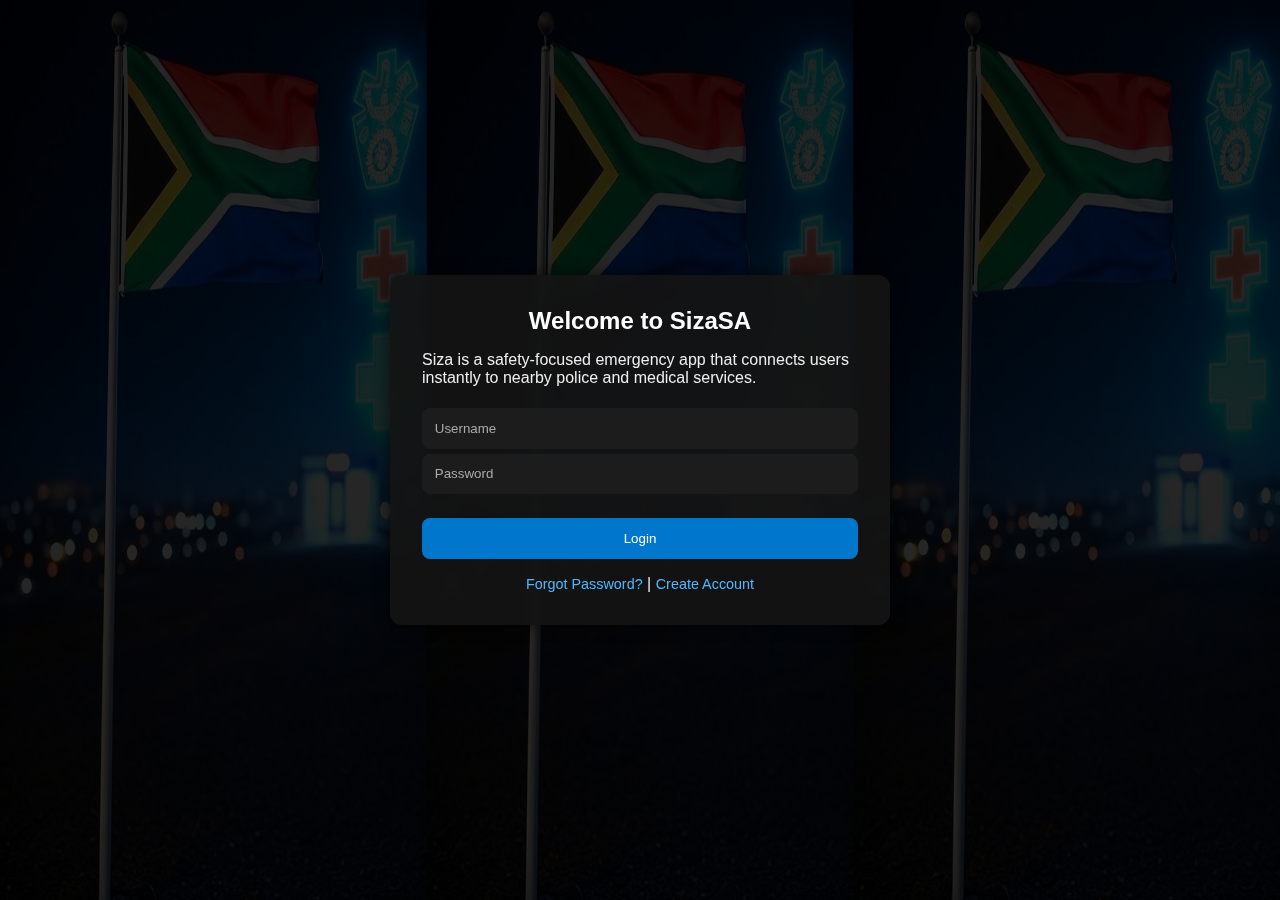
<file: index.html>
<!-- index.html -->
<!DOCTYPE html>
<html lang="en">
<head>
  <meta charset="UTF-8" />
  <meta name="viewport" content="width=device-width, initial-scale=1.0"/>
  <title>Login | SizaSA</title>
  <link rel="stylesheet" href="styles.css" />
</head>
<body>
  <div class="overlay">
    <div class="form-box">
      <h2>Welcome to SizaSA</h2>
      <p>Siza is a safety-focused emergency app that connects users instantly to nearby police and medical services.</p>
      
      <form action="dashboard.html">
        <input type="text" placeholder="Username" required />
        <input type="password" placeholder="Password" required />
        <button type="submit">Login</button>
      </form>

      <div class="form-links">
        <a href="forgot-password.html">Forgot Password?</a> |
        <a href="sign-up.html">Create Account</a>
      </div>
    </div>
  </div>
</body>
</html>
</file>
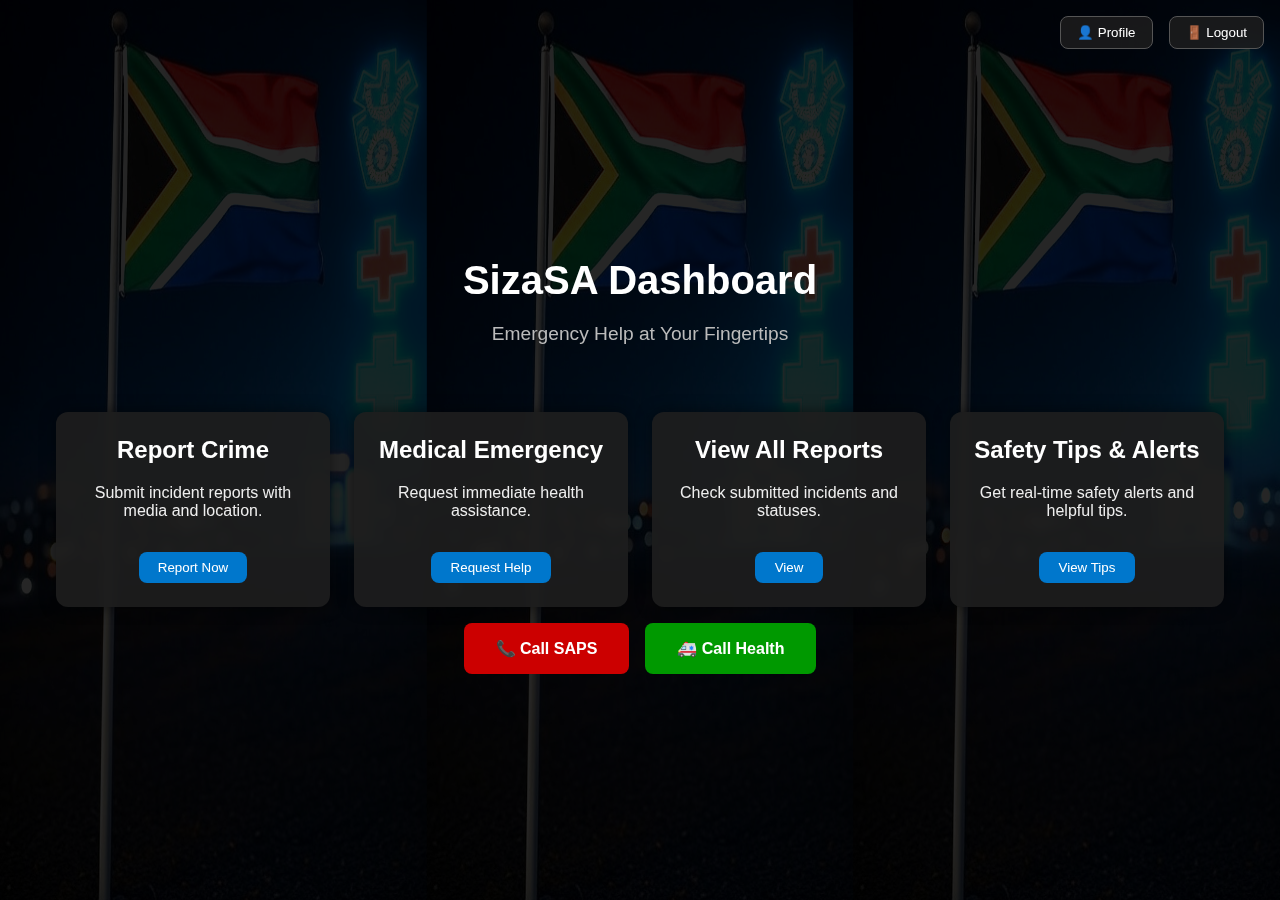
<file: dashboard.html>
<!-- dashboard.html -->
<!DOCTYPE html>
<html lang="en">
<head>
  <meta charset="UTF-8" />
  <meta name="viewport" content="width=device-width, initial-scale=1.0"/>
  <title>SizaSA Dashboard</title>
  <link rel="stylesheet" href="styles.css" />
</head>
<body>
  <div class="overlay">
    <!-- Top Navigation -->
    <nav class="top-nav">
      <button onclick="location.href='profile.html'">👤 Profile</button>
      <button onclick="logout()">🚪 Logout</button>
    </nav>

    <!-- Header -->
    <header>
      <h1>SizaSA Dashboard</h1>
      <p class="tagline">Emergency Help at Your Fingertips</p>
    </header>

    <!-- Dashboard Cards -->
    <section class="dashboard-grid">
      <div class="card">
        <h2>Report Crime</h2>
        <p>Submit incident reports with media and location.</p>
        <button onclick="location.href='report-crime.html'">Report Now</button>
      </div>

      <div class="card">
        <h2>Medical Emergency</h2>
        <p>Request immediate health assistance.</p>
        <button onclick="location.href='medical-help.html'">Request Help</button>
      </div>

      <div class="card">
        <h2>View All Reports</h2>
        <p>Check submitted incidents and statuses.</p>
        <button onclick="location.href='reports.html'">View</button>
      </div>

      <div class="card">
        <h2>Safety Tips & Alerts</h2>
        <p>Get real-time safety alerts and helpful tips.</p>
        <button onclick="location.href='safety-tips-and-alerts.html'">View Tips</button>
      </div>
    </section>

    <!-- Emergency Call Buttons -->
    <div class="emergency-call-buttons bottom-fixed">
      <button class="emergency-call saps" onclick="window.location.href='tel:10111'">📞 Call SAPS</button>
      <button class="emergency-call health" onclick="window.location.href='tel:112'">🚑 Call Health</button>
    </div>
  </div>

  <!-- Logout Script -->
  <script>
    function logout() {
      window.location.href = 'index.html';
    }
  </script>
</body>
</html>
</file>
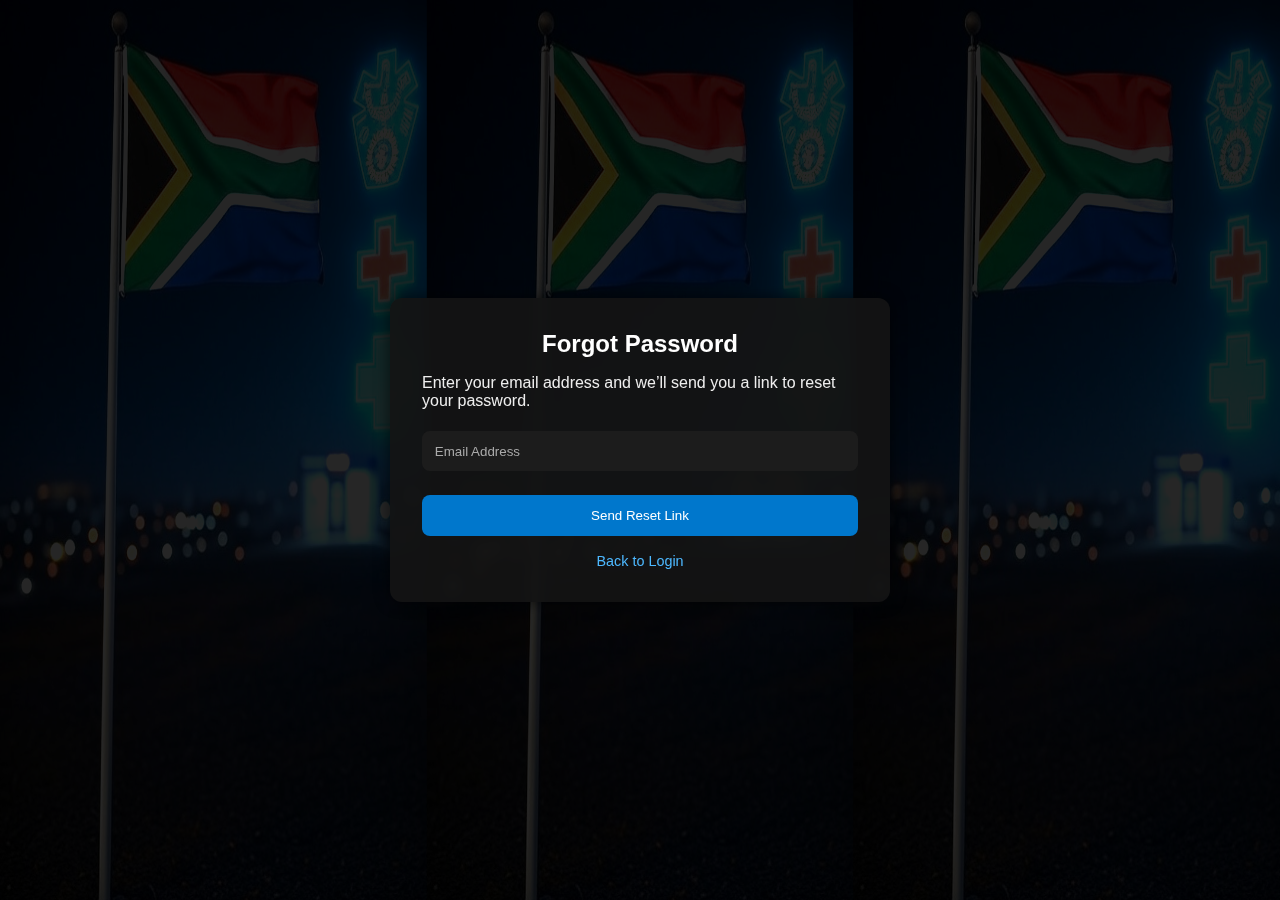
<file: forgot-password.html>
<!DOCTYPE html>
<html lang="en">
<head>
  <meta charset="UTF-8" />
  <meta name="viewport" content="width=device-width, initial-scale=1.0"/>
  <title>Forgot Password | SizaSA</title>
  <link rel="stylesheet" href="styles.css" />
</head>
<body>
  <div class="overlay">
    <div class="form-box">
      <h2>Forgot Password</h2>
      <p>Enter your email address and we’ll send you a link to reset your password.</p>

      <form action="index.html">
        <input type="email" placeholder="Email Address" required />
        <button type="submit">Send Reset Link</button>
      </form>

      <div class="form-links">
        <a href="index.html">Back to Login</a>
      </div>
    </div>
  </div>
</body>
</html>
</file>
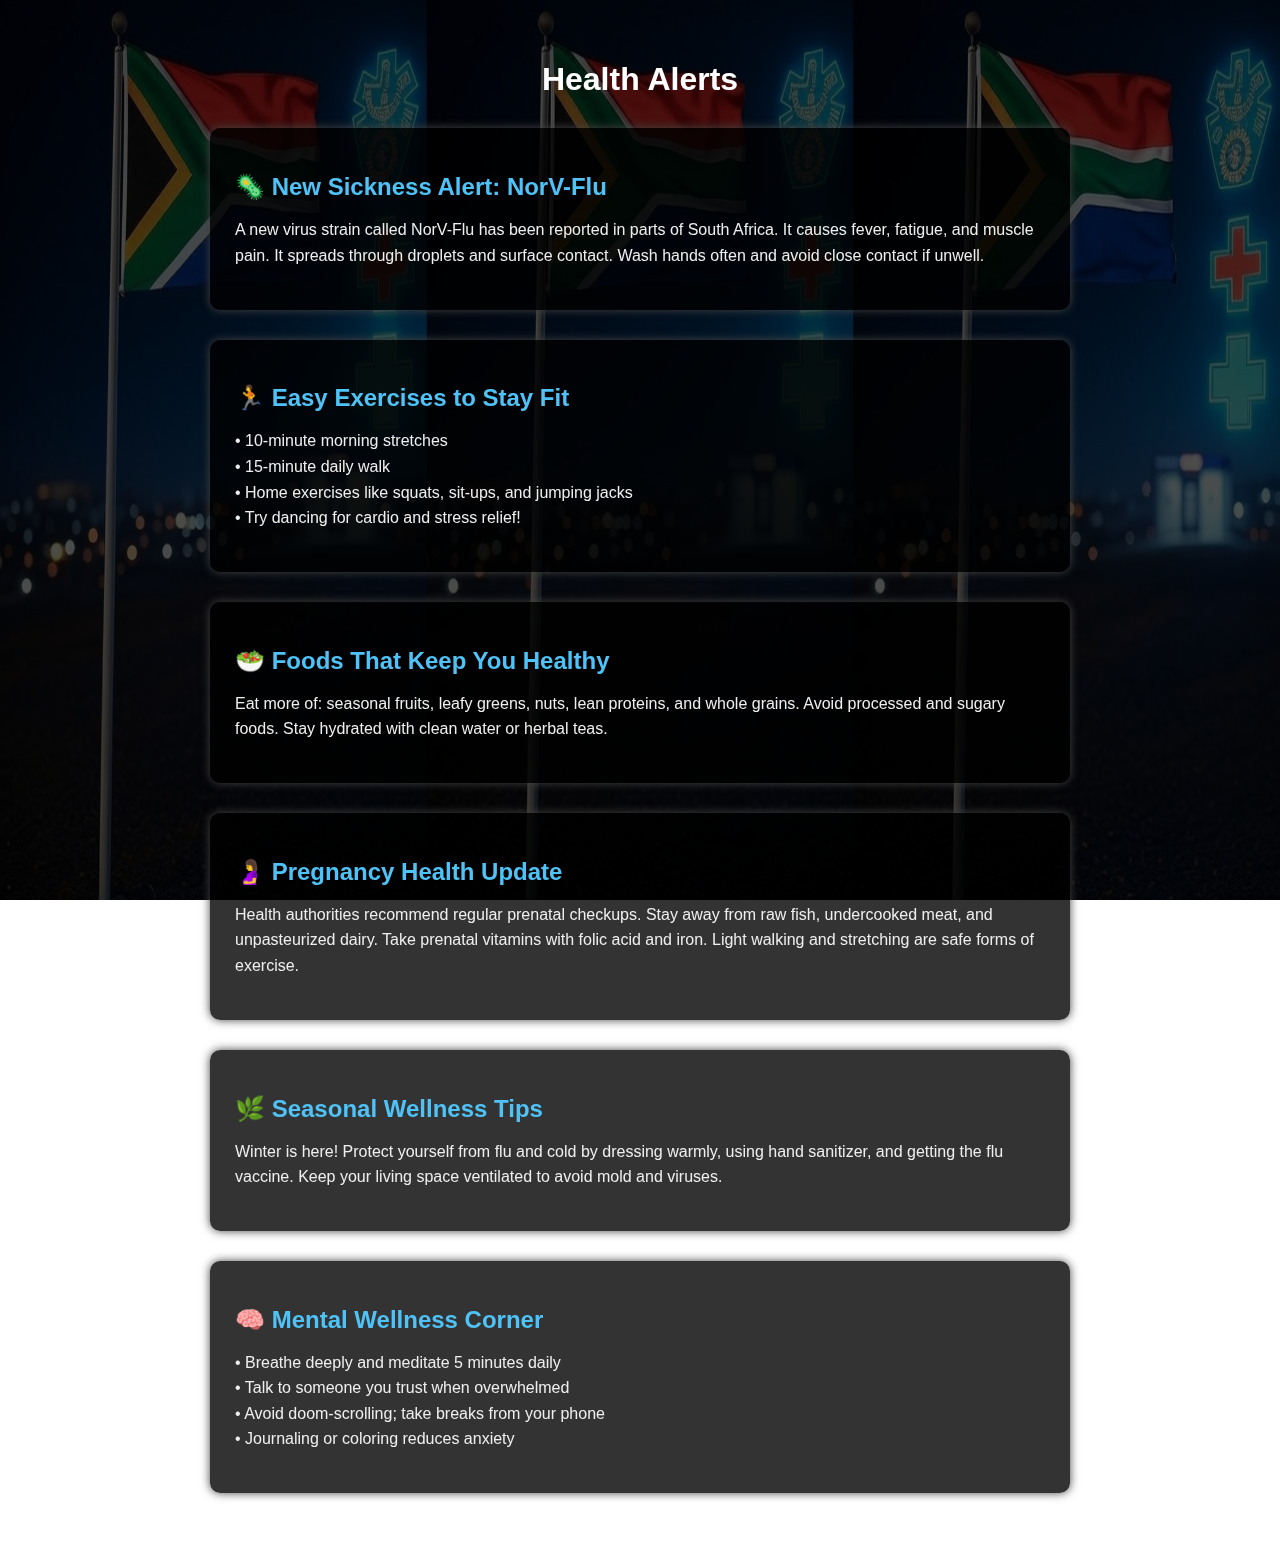
<file: health-alerts.html>
<!DOCTYPE html>
<html lang="en">
<head>
  <meta charset="UTF-8" />
  <meta name="viewport" content="width=device-width, initial-scale=1.0"/>
  <title>Health Alerts - SizaSA</title>
  <style>
    * {
      box-sizing: border-box;
    }
    body {
      margin: 0;
      padding: 0;
      font-family: Arial, sans-serif;
      color: #eee;
      position: relative;
      z-index: 0;
      background-image: url("background.jpg");
      background-repeat: repeat-x;
      background-size: calc(100vw / 3) 100vh;
      background-position: top left;
      min-height: 100vh;
      overflow-y: auto;
    }
    body::before {
      content: "";
      position: fixed;
      top: 0;
      left: 0;
      width: 100vw;
      height: 100vh;
      filter: brightness(0.3);
      background-image: inherit;
      background-repeat: inherit;
      background-size: inherit;
      background-position: inherit;
      z-index: -2;
    }

    .container {
      max-width: 900px;
      margin: 0 auto;
      padding: 40px 20px;
    }

    h1 {
      text-align: center;
      margin-bottom: 30px;
      color: #fff;
    }

    .alert-section {
      background: rgba(0, 0, 0, 0.8);
      padding: 25px;
      margin-bottom: 30px;
      border-radius: 10px;
      box-shadow: 0 0 10px #444;
    }

    .alert-section h2 {
      color: #4FC3F7;
      margin-bottom: 10px;
    }

    .alert-section p {
      line-height: 1.6;
    }
  </style>
</head>
<body>
  <div class="container">
    <h1>Health Alerts</h1>

    <div class="alert-section">
      <h2>🦠 New Sickness Alert: NorV-Flu</h2>
      <p>A new virus strain called NorV-Flu has been reported in parts of South Africa. It causes fever, fatigue, and muscle pain. It spreads through droplets and surface contact. Wash hands often and avoid close contact if unwell.</p>
    </div>

    <div class="alert-section">
      <h2>🏃 Easy Exercises to Stay Fit</h2>
      <p>• 10-minute morning stretches<br>
         • 15-minute daily walk<br>
         • Home exercises like squats, sit-ups, and jumping jacks<br>
         • Try dancing for cardio and stress relief!</p>
    </div>

    <div class="alert-section">
      <h2>🥗 Foods That Keep You Healthy</h2>
      <p>Eat more of: seasonal fruits, leafy greens, nuts, lean proteins, and whole grains. Avoid processed and sugary foods. Stay hydrated with clean water or herbal teas.</p>
    </div>

    <div class="alert-section">
      <h2>🤰 Pregnancy Health Update</h2>
      <p>Health authorities recommend regular prenatal checkups. Stay away from raw fish, undercooked meat, and unpasteurized dairy. Take prenatal vitamins with folic acid and iron. Light walking and stretching are safe forms of exercise.</p>
    </div>

    <div class="alert-section">
      <h2>🌿 Seasonal Wellness Tips</h2>
      <p>Winter is here! Protect yourself from flu and cold by dressing warmly, using hand sanitizer, and getting the flu vaccine. Keep your living space ventilated to avoid mold and viruses.</p>
    </div>

    <div class="alert-section">
      <h2>🧠 Mental Wellness Corner</h2>
      <p>• Breathe deeply and meditate 5 minutes daily<br>
         • Talk to someone you trust when overwhelmed<br>
         • Avoid doom-scrolling; take breaks from your phone<br>
         • Journaling or coloring reduces anxiety</p>
    </div>

  </div>
</body>
</html>
</file>
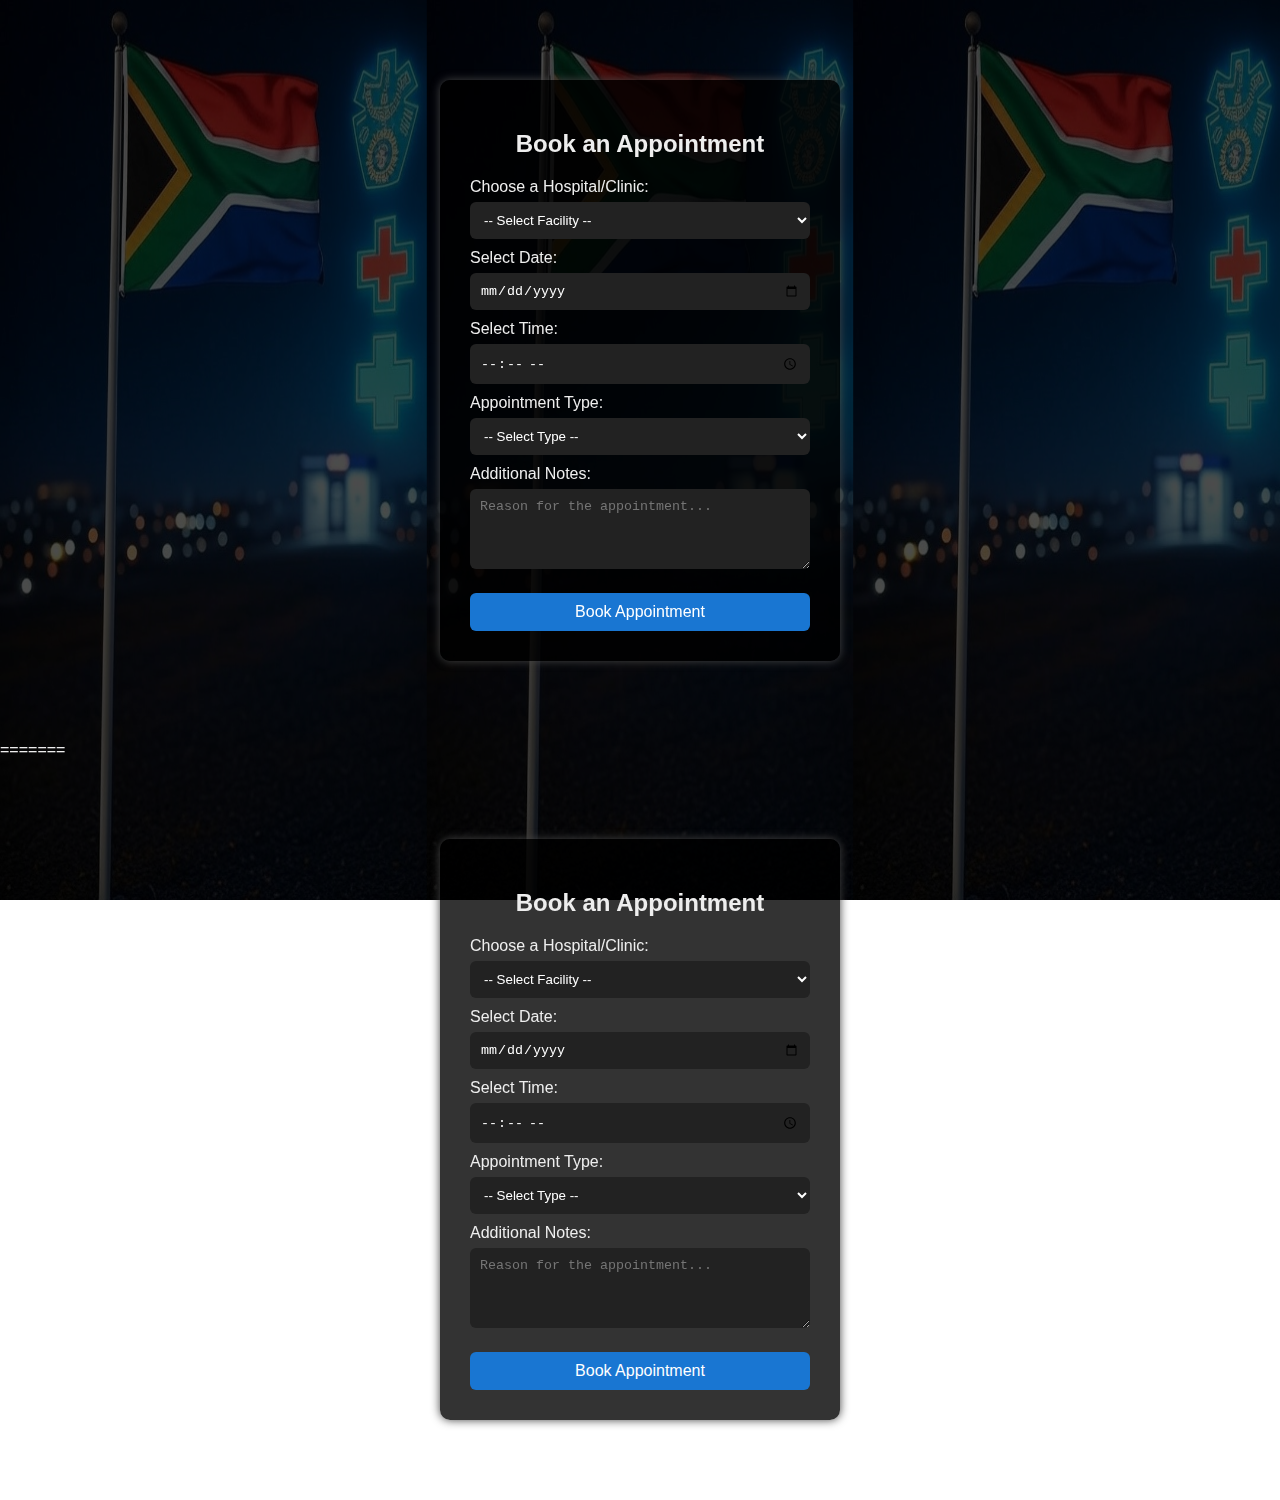
<file: meeting.html>
<!DOCTYPE html>
<html lang="en">
<head>
  <meta charset="UTF-8" />
  <meta name="viewport" content="width=device-width, initial-scale=1.0"/>
  <title>Book Appointment - SizaSA</title>
  <style>
    /* Global Styles */
    * {
      box-sizing: border-box;
    }
    body {
      margin: 0;
      padding: 0;
      font-family: Arial, sans-serif;
      color: #eee;
      position: relative;
      z-index: 0;
      overflow-x: hidden;
      min-height: 100vh;
      background-image: url("images/background.jpg");
      background-repeat: repeat-x;
      background-size: calc(100vw / 3) 100vh;
      background-position: top left;
    }
    body::before {
      content: "";
      position: fixed;
      top: 0;
      left: 0;
      width: 100vw;
      height: 100vh;
      filter: brightness(0.3);
      background-image: inherit;
      background-repeat: inherit;
      background-size: inherit;
      background-position: inherit;
      z-index: -2;
    }

    /* Form Box */
    .form-box {
      max-width: 400px;
      margin: 80px auto;
      background: rgba(0, 0, 0, 0.8);
      padding: 30px;
      border-radius: 10px;
      box-shadow: 0 0 10px #444;
    }

    .form-box h2 {
      text-align: center;
      margin-bottom: 20px;
    }

    label {
      display: block;
      margin-top: 10px;
    }

    input[type="date"],
    input[type="time"],
    select,
    textarea {
      width: 100%;
      margin-top: 6px;
      padding: 10px;
      border: none;
      border-radius: 6px;
      background-color: #222;
      color: #fff;
    }

    textarea {
      resize: vertical;
    }

    button {
      width: 100%;
      padding: 10px;
      margin-top: 20px;
      background-color: #1976D2;
      color: #fff;
      border: none;
      border-radius: 6px;
      font-size: 16px;
      cursor: pointer;
    }

    button:hover {
      background-color: #1565C0;
    }
  </style>
</head>
<body>
  <div class="form-box">
    <h2>Book an Appointment</h2>
    <form action="#" method="post">
      <label for="facility">Choose a Hospital/Clinic:</label>
      <select id="facility" name="facility" required>
        <option value="">-- Select Facility --</option>
        <option value="chris_hani">Chris Hani Baragwanath Hospital (Soweto)</option>
        <option value="charlotte_maxeke">Charlotte Maxeke Hospital (Johannesburg)</option>
        <option value="steve_biko">Steve Biko Academic Hospital (Pretoria)</option>
        <option value="groote_schuur">Groote Schuur Hospital (Cape Town)</option>
        <option value="tygerberg">Tygerberg Hospital (Cape Town)</option>
        <option value="greys">Grey's Hospital (Pietermaritzburg)</option>
        <option value="addington">Addington Hospital (Durban)</option>
        <option value="livingstone">Livingstone Hospital (Gqeberha)</option>
        <option value="universitas">Universitas Hospital (Bloemfontein)</option>
        <option value="nkosi_albert">Nkosi Albert Luthuli Central Hospital (Durban)</option>
      </select>

      <label for="date">Select Date:</label>
      <input type="date" id="date" name="date" required>

      <label for="time">Select Time:</label>
      <input type="time" id="time" name="time" required>

      <label for="type">Appointment Type:</label>
      <select id="type" name="type" required>
        <option value="">-- Select Type --</option>
        <option value="doctor">Doctor</option>
        <option value="trauma">Trauma Counselor</option>
        <option value="social">Social Worker</option>
        <option value="Health tests">Nurse</option>
        <option value="other">Other</option>
      </select>

      <label for="notes">Additional Notes:</label>
      <textarea id="notes" name="notes" rows="4" placeholder="Reason for the appointment..."></textarea>

      <button type="submit">Book Appointment</button>
    </form>
  </div>
</body>
</html>
=======
<!DOCTYPE html>
<html lang="en">
<head>
  <meta charset="UTF-8" />
  <meta name="viewport" content="width=device-width, initial-scale=1.0"/>
  <title>Book Appointment - SizaSA</title>
  <style>
    /* Global Styles */
    * {
      box-sizing: border-box;
    }
    body {
      margin: 0;
      padding: 0;
      font-family: Arial, sans-serif;
      color: #eee;
      position: relative;
      z-index: 0;
      overflow-x: hidden;
      min-height: 100vh;
      background-image: url("background.jpg");
      background-repeat: repeat-x;
      background-size: calc(100vw / 3) 100vh;
      background-position: top left;
    }
    body::before {
      content: "";
      position: fixed;
      top: 0;
      left: 0;
      width: 100vw;
      height: 100vh;
      filter: brightness(0.3);
      background-image: inherit;
      background-repeat: inherit;
      background-size: inherit;
      background-position: inherit;
      z-index: -2;
    }

    /* Form Box */
    .form-box {
      max-width: 400px;
      margin: 80px auto;
      background: rgba(0, 0, 0, 0.8);
      padding: 30px;
      border-radius: 10px;
      box-shadow: 0 0 10px #444;
    }

    .form-box h2 {
      text-align: center;
      margin-bottom: 20px;
    }

    label {
      display: block;
      margin-top: 10px;
    }

    input[type="date"],
    input[type="time"],
    select,
    textarea {
      width: 100%;
      margin-top: 6px;
      padding: 10px;
      border: none;
      border-radius: 6px;
      background-color: #222;
      color: #fff;
    }

    textarea {
      resize: vertical;
    }

    button {
      width: 100%;
      padding: 10px;
      margin-top: 20px;
      background-color: #1976D2;
      color: #fff;
      border: none;
      border-radius: 6px;
      font-size: 16px;
      cursor: pointer;
    }

    button:hover {
      background-color: #1565C0;
    }
  </style>
</head>
<body>
  <div class="form-box">
    <h2>Book an Appointment</h2>
    <form action="#" method="post">
      <label for="facility">Choose a Hospital/Clinic:</label>
      <select id="facility" name="facility" required>
        <option value="">-- Select Facility --</option>
        <option value="chris_hani">Chris Hani Baragwanath Hospital (Soweto)</option>
        <option value="charlotte_maxeke">Charlotte Maxeke Hospital (Johannesburg)</option>
        <option value="steve_biko">Steve Biko Academic Hospital (Pretoria)</option>
        <option value="groote_schuur">Groote Schuur Hospital (Cape Town)</option>
        <option value="tygerberg">Tygerberg Hospital (Cape Town)</option>
        <option value="greys">Grey's Hospital (Pietermaritzburg)</option>
        <option value="addington">Addington Hospital (Durban)</option>
        <option value="livingstone">Livingstone Hospital (Gqeberha)</option>
        <option value="universitas">Universitas Hospital (Bloemfontein)</option>
        <option value="nkosi_albert">Nkosi Albert Luthuli Central Hospital (Durban)</option>
      </select>

      <label for="date">Select Date:</label>
      <input type="date" id="date" name="date" required>

      <label for="time">Select Time:</label>
      <input type="time" id="time" name="time" required>

      <label for="type">Appointment Type:</label>
      <select id="type" name="type" required>
        <option value="">-- Select Type --</option>
        <option value="doctor">Doctor</option>
        <option value="trauma">Trauma Counselor</option>
        <option value="social">Social Worker</option>
        <option value="Health tests">Nurse</option>
        <option value="other">Other</option>
      </select>

      <label for="notes">Additional Notes:</label>
      <textarea id="notes" name="notes" rows="4" placeholder="Reason for the appointment..."></textarea>

      <button type="submit">Book Appointment</button>
    </form>
  </div>
</body>
</html>
</file>
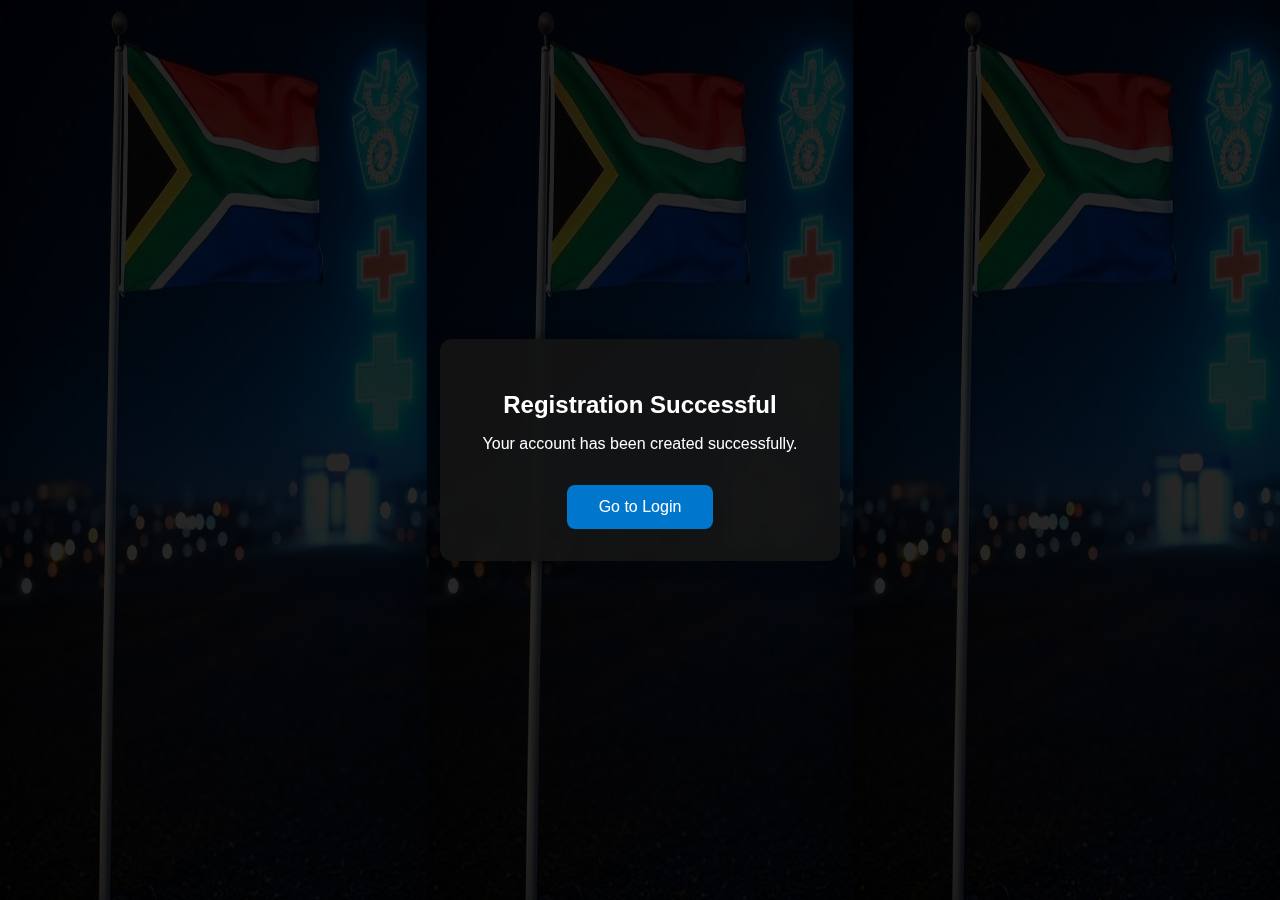
<file: register-success.html>
<!DOCTYPE html>
<html lang="en">
<head>
  <meta charset="UTF-8" />
  <meta name="viewport" content="width=device-width, initial-scale=1.0"/>
  <title>Registration Successful | SizaSA</title>
  <link rel="stylesheet" href="styles.css" />
</head>
<body>
  <div class="overlay">
    <div class="success-box">
      <h2>Registration Successful</h2>
      <p>Your account has been created successfully.</p>
      <button class="styled-button" onclick="window.location.href='index.html'">Go to Login</button>
    </div>
  </div>
</body>
</html>
</file>
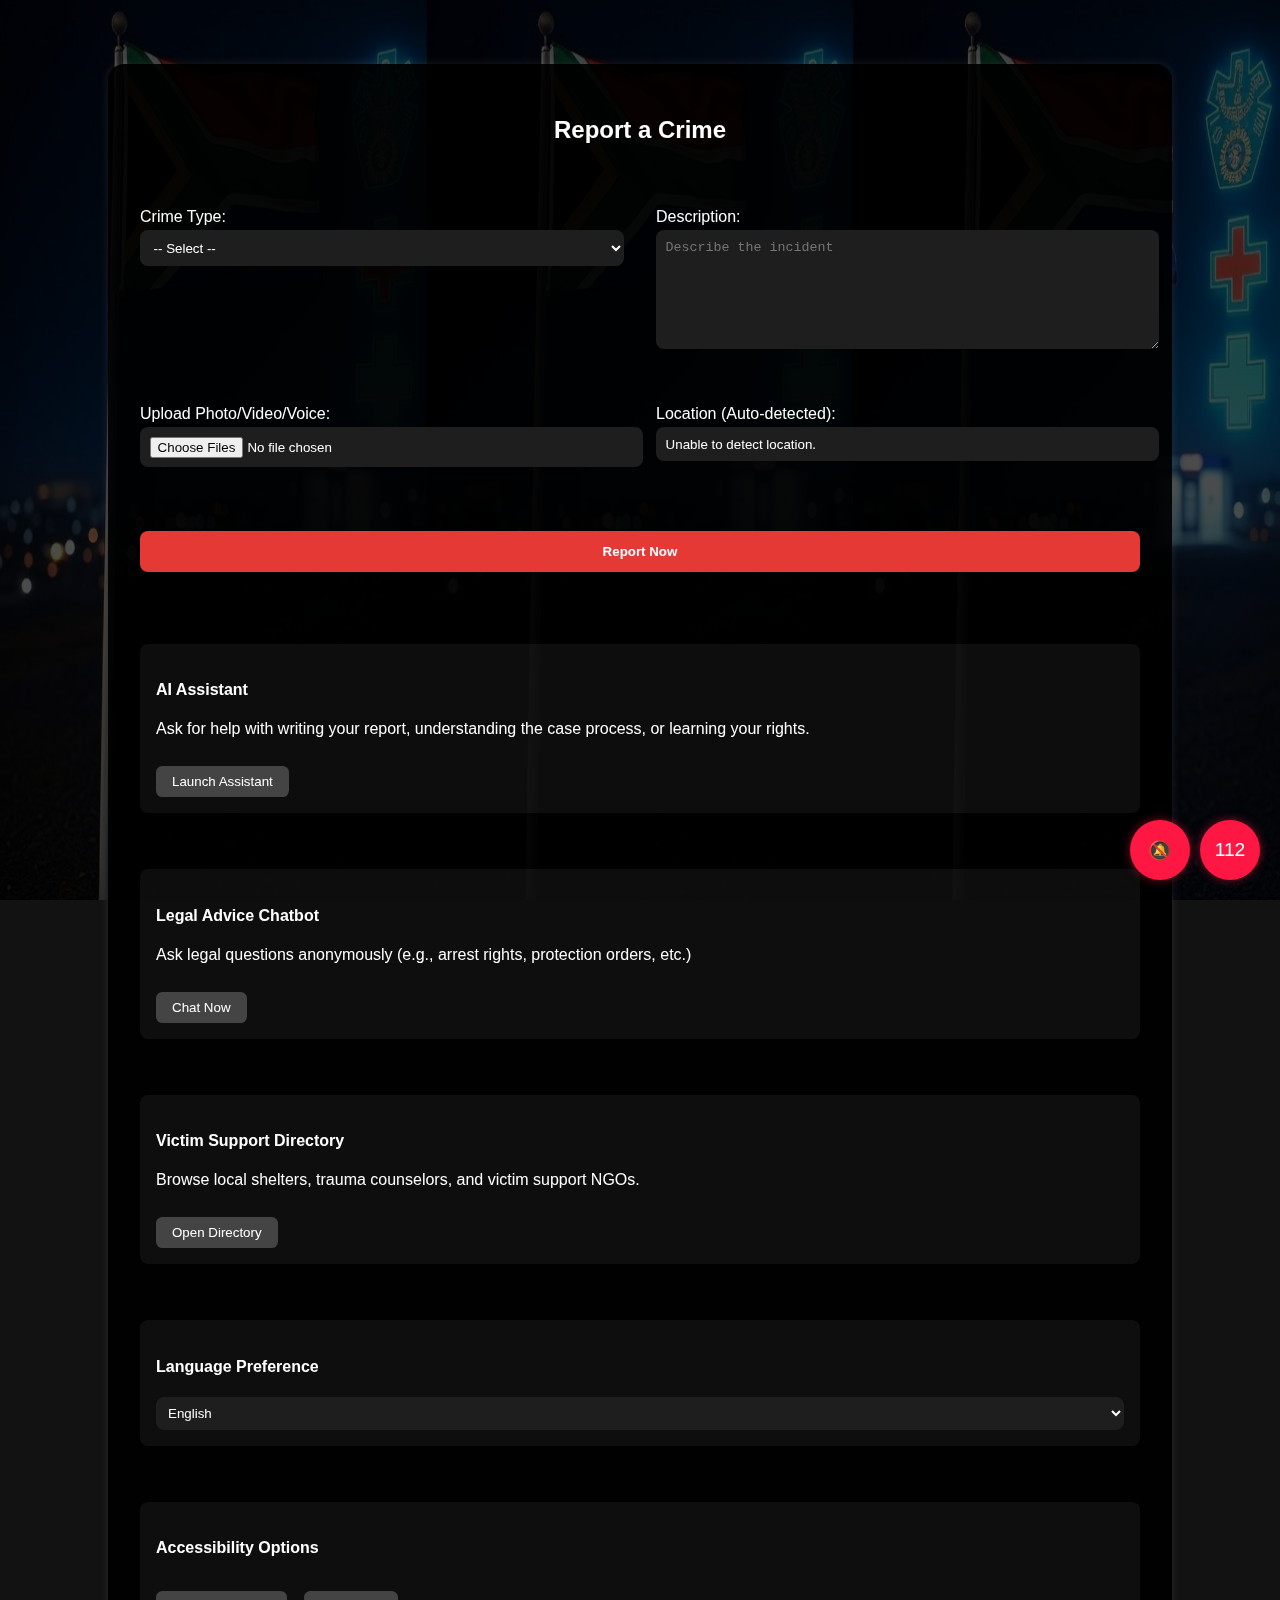
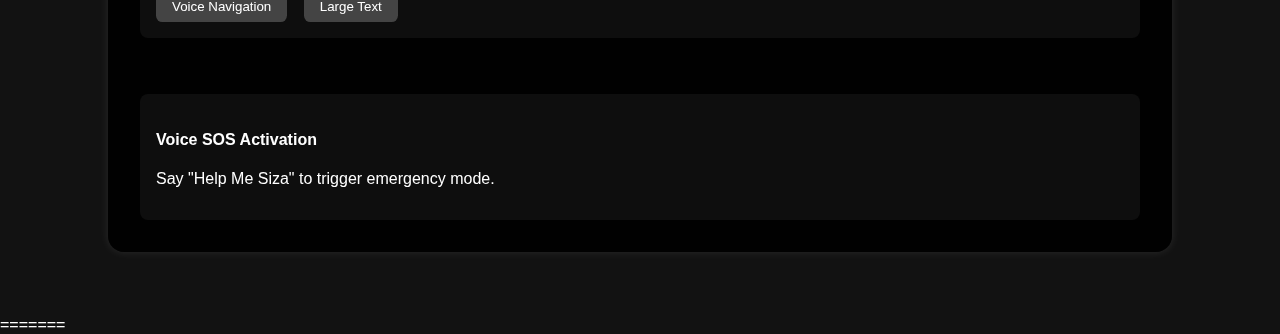
<file: report-crime.html>
<!DOCTYPE html>
<html lang="en">
<head>
  <meta charset="UTF-8" />
  <meta name="viewport" content="width=device-width, initial-scale=1.0" />
  <title>Report Crime - SizaApp</title>
  <style>
    body {
      margin: 0;
      padding: 0;
      font-family: Arial, sans-serif;
      color: white;
      background: #121212;
      position: relative;
      min-height: 100vh;
    }

    body::before {
            content: "";
  position: fixed;
  top: 0;
  left: 0;
  width: 100vw;
  height: 100vh;
  background-image: url("background.jpg");
  background-repeat: repeat-x;
  background-size: calc(100vw / 3) 100vh;
  background-position: top left;
  filter: brightness(0.3);
      z-index: -2;
    }

    .form-box {
      max-width: 1000px;
      margin: 4rem auto;
      background: rgba(0, 0, 0, 0.9);
      padding: 2rem;
      border-radius: 1rem;
      box-shadow: 0 0 10px rgba(255, 255, 255, 0.1);
      display: flex;
      flex-wrap: wrap;
      gap: 2rem;
      justify-content: space-between;
    }

    h2 {
      width: 100%;
      text-align: center;
      margin-bottom: 1.5rem;
    }

    .form-group {
      flex: 1 1 45%;
      display: flex;
      flex-direction: column;
      margin-bottom: 1rem;
    }

    label {
      margin-top: 0.5rem;
      margin-bottom: 0.25rem;
    }

    select,
    textarea,
    input[type="file"],
    input[type="text"] {
      width: 100%;
      padding: 0.6rem;
      border: none;
      border-radius: 0.5rem;
      background: #1e1e1e;
      color: white;
    }

    textarea {
      min-height: 100px;
    }

    button[type="submit"] {
      width: 100%;
      margin-top: 1rem;
      padding: 0.8rem;
      background: #e53935;
      color: white;
      border: none;
      border-radius: 0.5rem;
      font-weight: bold;
      cursor: pointer;
    }

    button[type="submit"]:hover {
      background: #d32f2f;
    }

    .emergency-call,
    .silent-call {
      position: fixed;
      bottom: 20px;
      right: 20px;
      background: #ff1744;
      color: white;
      border: none;
      border-radius: 50%;
      width: 60px;
      height: 60px;
      font-size: 1.2rem;
      cursor: pointer;
      box-shadow: 0 0 10px rgba(255, 23, 68, 0.5);
    }

    .silent-call {
      right: 90px;
    }

    .ai-assistant,
    .chatbot,
    .support-directory,
    .language-select,
    .accessibility,
    .voice-sos {
      flex: 1 1 100%;
      background: rgba(255,255,255,0.05);
      padding: 1rem;
      border-radius: 0.5rem;
      margin-top: 1.5rem;
    }

    .ai-assistant button,
    .chatbot button,
    .support-directory button,
    .accessibility button {
      margin-top: 0.75rem;
      margin-right: 0.75rem;
      padding: 0.5rem 1rem;
      background-color: #444;
      color: white;
      border: none;
      border-radius: 0.4rem;
      cursor: pointer;
    }

    .ai-assistant button:hover,
    .chatbot button:hover,
    .support-directory button:hover,
    .accessibility button:hover {
      background-color: #666;
    }

    select.language {
      background: #1e1e1e;
      color: white;
      border: none;
      padding: 0.5rem;
      border-radius: 0.5rem;
    }
  </style>
</head>
<body>
  <div class="form-box">
    <h2>Report a Crime</h2>
    <form id="crimeForm" style="display: contents;">
      <div class="form-group">
        <label for="crimeType">Crime Type:</label>
        <select id="crimeType" name="crimeType" required>
          <option value="">-- Select --</option>
          <option value="robbery">Robbery</option>
          <option value="assault">Assault</option>
          <option value="hijacking">Hijacking</option>
          <option value="domestic">Domestic Violence</option>
          <option value="other">Other</option>
        </select>
      </div>

      <div class="form-group">
        <label for="description">Description:</label>
        <textarea id="description" name="description" placeholder="Describe the incident" required></textarea>
      </div>

      <div class="form-group">
        <label for="media">Upload Photo/Video/Voice:</label>
        <input type="file" id="media" name="media" accept="image/*,video/*,audio/*" multiple />
      </div>

      <div class="form-group">
        <label>Location (Auto-detected):</label>
        <input type="text" id="location" name="location" readonly placeholder="Detecting location..." />
      </div>

      <div class="form-group" style="flex: 1 1 100%;">
        <button type="submit">Report Now</button>
      </div>
    </form>

    <div class="ai-assistant">
      <h4>AI Assistant</h4>
      <p>Ask for help with writing your report, understanding the case process, or learning your rights.</p>
      <button onclick="alert('Launching AI Assistant...')">Launch Assistant</button>
    </div>

    <div class="chatbot">
      <h4>Legal Advice Chatbot</h4>
      <p>Ask legal questions anonymously (e.g., arrest rights, protection orders, etc.)</p>
      <button onclick="alert('Connecting to Legal Bot...')">Chat Now</button>
    </div>

    <div class="support-directory">
      <h4>Victim Support Directory</h4>
      <p>Browse local shelters, trauma counselors, and victim support NGOs.</p>
      <button onclick="alert('Opening directory...')">Open Directory</button>
    </div>

    <div class="language-select">
      <h4>Language Preference</h4>
      <select class="language" onchange="alert('Language changed to ' + this.value)">
        <option value="en">English</option>
        <option value="zu">isiZulu</option>
        <option value="st">Sesotho</option>
        <option value="af">Afrikaans</option>
        <option value="xh">isiXhosa</option>
      </select>
    </div>

    <div class="accessibility">
      <h4>Accessibility Options</h4>
      <button onclick="alert('Enabling voice navigation...')">Voice Navigation</button>
      <button onclick="alert('Activating large text mode...')">Large Text</button>
    </div>

    <div class="voice-sos">
      <h4>Voice SOS Activation</h4>
      <p>Say "Help Me Siza" to trigger emergency mode.</p>
    </div>
  </div>

  <button class="emergency-call" onclick="window.location.href='tel:112'">112</button>
  <button class="silent-call" onclick="alert('Sending silent distress signal to SAPS...')">🔕</button>

  <script>
    window.onload = () => {
      if (navigator.geolocation) {
        navigator.geolocation.getCurrentPosition(
          position => {
            const coords = `${position.coords.latitude}, ${position.coords.longitude}`;
            document.getElementById("location").value = coords;
          },
          () => {
            document.getElementById("location").value = "Unable to detect location.";
          }
        );
      }
    };

    document.getElementById("crimeForm").addEventListener("submit", function (e) {
      e.preventDefault();
      alert("Crime report submitted successfully.");
    });
  </script>
</body>
</html>
=======
<!DOCTYPE html>
<html lang="en">
<head>
  <meta charset="UTF-8" />
  <meta name="viewport" content="width=device-width, initial-scale=1.0" />
  <title>Report Crime - SizaApp</title>
  <style>
</file>
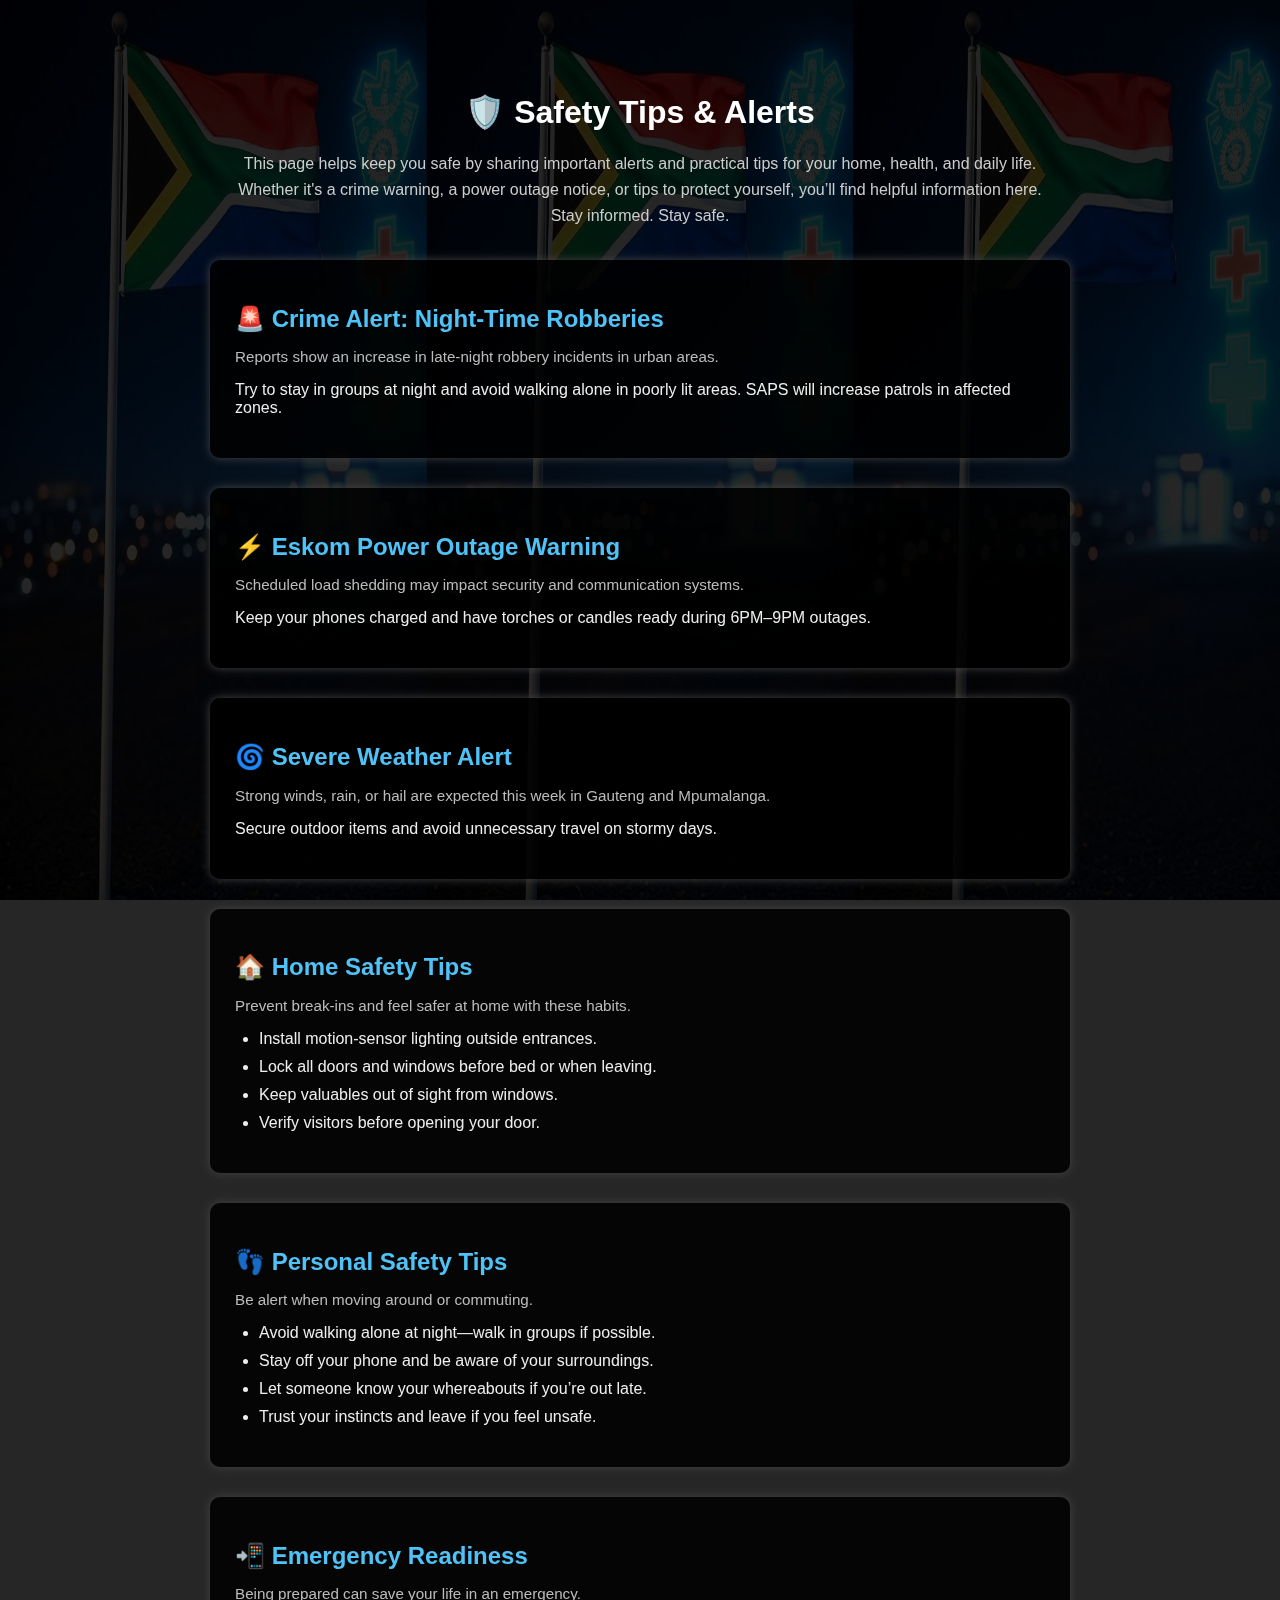
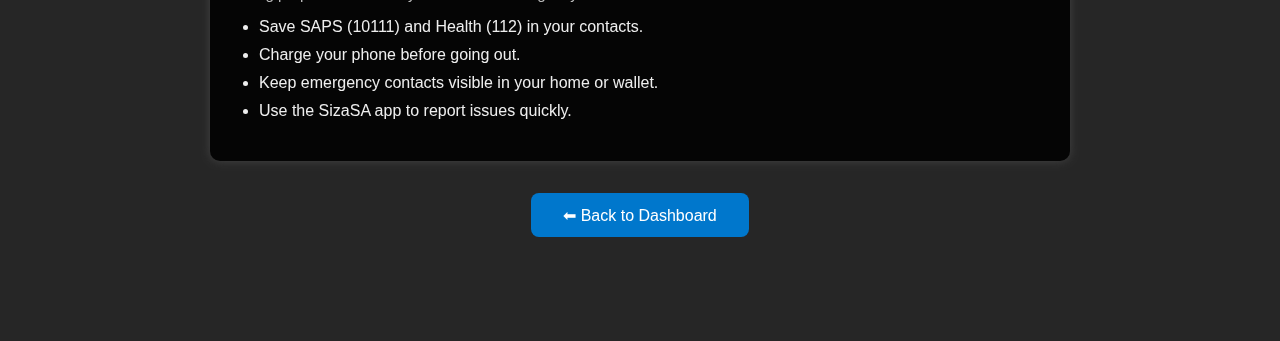
<file: safety-tips-and-alerts.html>
<!DOCTYPE html>
<html lang="en">
<head>
  <meta charset="UTF-8" />
  <meta name="viewport" content="width=device-width, initial-scale=1.0"/>
  <title>Safety Tips & Alerts - SizaSA</title>
  <link rel="stylesheet" href="styles.css" />
  <style>
    .container {
      max-width: 900px;
      margin: 0 auto;
      padding: 40px 20px;
    }
    h1 {
      text-align: center;
      margin-bottom: 20px;
      color: #fff;
    }
    .intro {
      text-align: center;
      color: #ccc;
      font-size: 1rem;
      margin-bottom: 2rem;
      line-height: 1.6;
    }
    .tip-section, .alert-section {
      background: rgba(0, 0, 0, 0.85);
      padding: 25px;
      margin-bottom: 30px;
      border-radius: 10px;
      box-shadow: 0 0 10px #444;
    }
    .tip-section h2, .alert-section h2 {
      color: #4FC3F7;
      margin-bottom: 10px;
    }
    .tip-section ul {
      padding-left: 1.5rem;
    }
    .tip-section li {
      margin-bottom: 10px;
    }
    .explanation {
      color: #bbb;
      font-size: 0.95rem;
      margin-bottom: 1rem;
    }
    .back-button {
      display: block;
      margin: 2rem auto;
      text-align: center;
      padding: 0.8rem 2rem;
      background-color: #0077cc;
      color: white;
      border: none;
      font-size: 1rem;
      border-radius: 8px;
      cursor: pointer;
    }
    .back-button:hover {
      background-color: #005fa3;
    }
  </style>
</head>
<body>
  <div class="overlay">
    <div class="container">
      <h1>🛡️ Safety Tips & Alerts</h1>
      <p class="intro">
        This page helps keep you safe by sharing important alerts and practical tips for your home, health, and daily life. <br>
        Whether it's a crime warning, a power outage notice, or tips to protect yourself, you’ll find helpful information here. <br>
        Stay informed. Stay safe.
      </p>

      <!-- Alerts Section -->
      <div class="alert-section">
        <h2>🚨 Crime Alert: Night-Time Robberies</h2>
        <p class="explanation">Reports show an increase in late-night robbery incidents in urban areas.</p>
        <p>Try to stay in groups at night and avoid walking alone in poorly lit areas. SAPS will increase patrols in affected zones.</p>
      </div>

      <div class="alert-section">
        <h2>⚡ Eskom Power Outage Warning</h2>
        <p class="explanation">Scheduled load shedding may impact security and communication systems.</p>
        <p>Keep your phones charged and have torches or candles ready during 6PM–9PM outages.</p>
      </div>

      <div class="alert-section">
        <h2>🌀 Severe Weather Alert</h2>
        <p class="explanation">Strong winds, rain, or hail are expected this week in Gauteng and Mpumalanga.</p>
        <p>Secure outdoor items and avoid unnecessary travel on stormy days.</p>
      </div>

      <!-- Safety Tips Section -->
      <div class="tip-section">
        <h2>🏠 Home Safety Tips</h2>
        <p class="explanation">Prevent break-ins and feel safer at home with these habits.</p>
        <ul>
          <li>Install motion-sensor lighting outside entrances.</li>
          <li>Lock all doors and windows before bed or when leaving.</li>
          <li>Keep valuables out of sight from windows.</li>
          <li>Verify visitors before opening your door.</li>
        </ul>
      </div>

      <div class="tip-section">
        <h2>👣 Personal Safety Tips</h2>
        <p class="explanation">Be alert when moving around or commuting.</p>
        <ul>
          <li>Avoid walking alone at night—walk in groups if possible.</li>
          <li>Stay off your phone and be aware of your surroundings.</li>
          <li>Let someone know your whereabouts if you’re out late.</li>
          <li>Trust your instincts and leave if you feel unsafe.</li>
        </ul>
      </div>

      <div class="tip-section">
        <h2>📲 Emergency Readiness</h2>
        <p class="explanation">Being prepared can save your life in an emergency.</p>
        <ul>
          <li>Save SAPS (10111) and Health (112) in your contacts.</li>
          <li>Charge your phone before going out.</li>
          <li>Keep emergency contacts visible in your home or wallet.</li>
          <li>Use the SizaSA app to report issues quickly.</li>
        </ul>
      </div>

      <button class="back-button" onclick="window.location.href='dashboard.html'">⬅ Back to Dashboard</button>
    </div>
  </div>
</body>
</html>
</file>
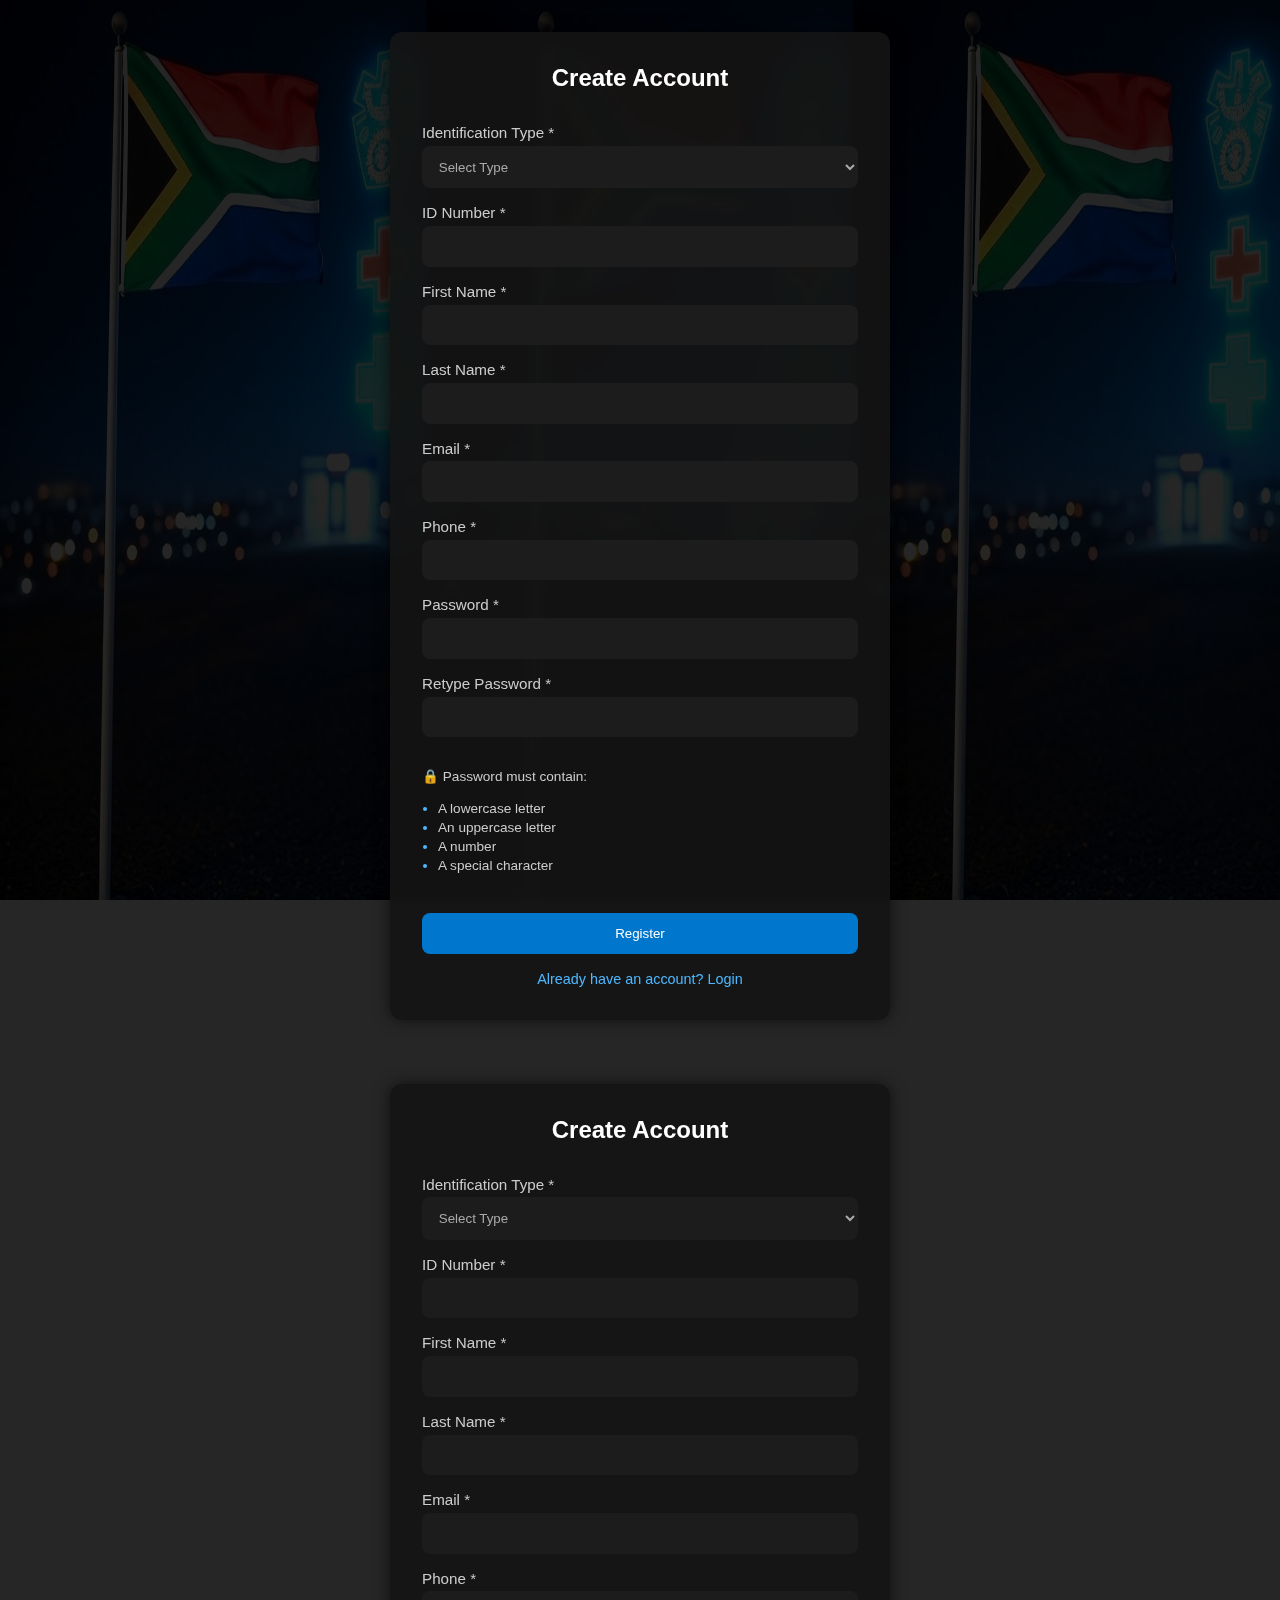
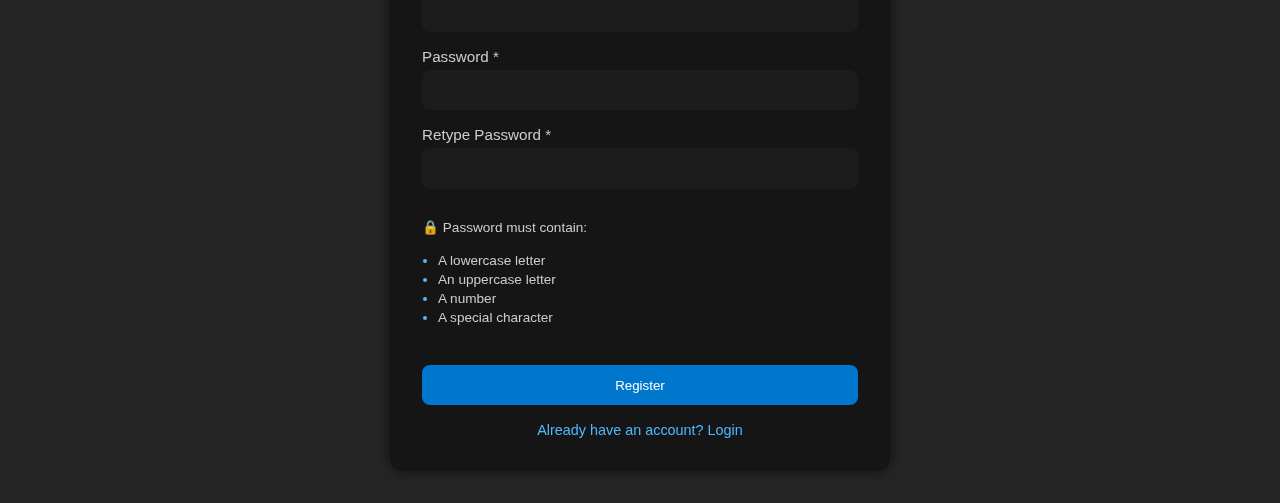
<file: sign-up.html>
<!DOCTYPE html>
<html lang="en">
<head>
  <meta charset="UTF-8" />
  <meta name="viewport" content="width=device-width, initial-scale=1.0"/>
  <title>Create Account | SizaSA</title>
  <link rel="stylesheet" href="styles.css" />
</head>
<body>
  <div class="overlay">
    <div class="form-box">
      <h2>Create Account</h2>
      <form action="register-success.html" method="POST">
        
        <label for="idType">Identification Type *</label>
        <select id="idType" name="idType" required>
          <option value="">Select Type</option>
          <option value="id">ID Number</option>
          <option value="passport">Passport</option>
        </select>

        <label for="idNumber">ID Number *</label>
        <input type="text" id="idNumber" name="idNumber" required />

        <label for="firstName">First Name *</label>
        <input type="text" id="firstName" name="firstName" required />

        <label for="lastName">Last Name *</label>
        <input type="text" id="lastName" name="lastName" required />

        <label for="email">Email *</label>
        <input type="email" id="email" name="email" required />

        <label for="phone">Phone *</label>
        <input type="tel" id="phone" name="phone" required />

        <label for="password">Password *</label>
        <input type="password" id="password" name="password" required />

        <label for="confirmPassword">Retype Password *</label>
        <input type="password" id="confirmPassword" name="confirmPassword" required />

        <div class="password-rules">
          <p>🔒 Password must contain:</p>
          <ul>
            <li>A lowercase letter</li>
            <li>An uppercase letter</li>
            <li>A number</li>
            <li>A special character</li>
          </ul>
        </div>

        <button type="submit">Register</button>
        <div class="form-links">
          <a href="index.html">Already have an account? Login</a>
        </div>
      </form>
    </div>
  </div>
</body>
</html>

<!DOCTYPE html>
<html lang="en">
<head>
  <meta charset="UTF-8" />
  <meta name="viewport" content="width=device-width, initial-scale=1.0"/>
  <title>Create Account | SizaSA</title>
  <link rel="stylesheet" href="styles.css" />
</head>
<body>
  <div class="overlay">
    <div class="form-box">
      <h2>Create Account</h2>
      <form action="register-success.html" method="POST">
        
        <label for="idType">Identification Type *</label>
        <select id="idType" name="idType" required>
          <option value="">Select Type</option>
          <option value="id">ID Number</option>
          <option value="passport">Passport</option>
        </select>

        <label for="idNumber">ID Number *</label>
        <input type="text" id="idNumber" name="idNumber" required />

        <label for="firstName">First Name *</label>
        <input type="text" id="firstName" name="firstName" required />

        <label for="lastName">Last Name *</label>
        <input type="text" id="lastName" name="lastName" required />

        <label for="email">Email *</label>
        <input type="email" id="email" name="email" required />

        <label for="phone">Phone *</label>
        <input type="tel" id="phone" name="phone" required />

        <label for="password">Password *</label>
        <input type="password" id="password" name="password" required />

        <label for="confirmPassword">Retype Password *</label>
        <input type="password" id="confirmPassword" name="confirmPassword" required />

        <div class="password-rules">
          <p>🔒 Password must contain:</p>
          <ul>
            <li>A lowercase letter</li>
            <li>An uppercase letter</li>
            <li>A number</li>
            <li>A special character</li>
          </ul>
        </div>

        <button type="submit">Register</button>
        <div class="form-links">
          <a href="index.html">Already have an account? Login</a>
        </div>
      </form>
    </div>
  </div>
</body>
</html>
</file>
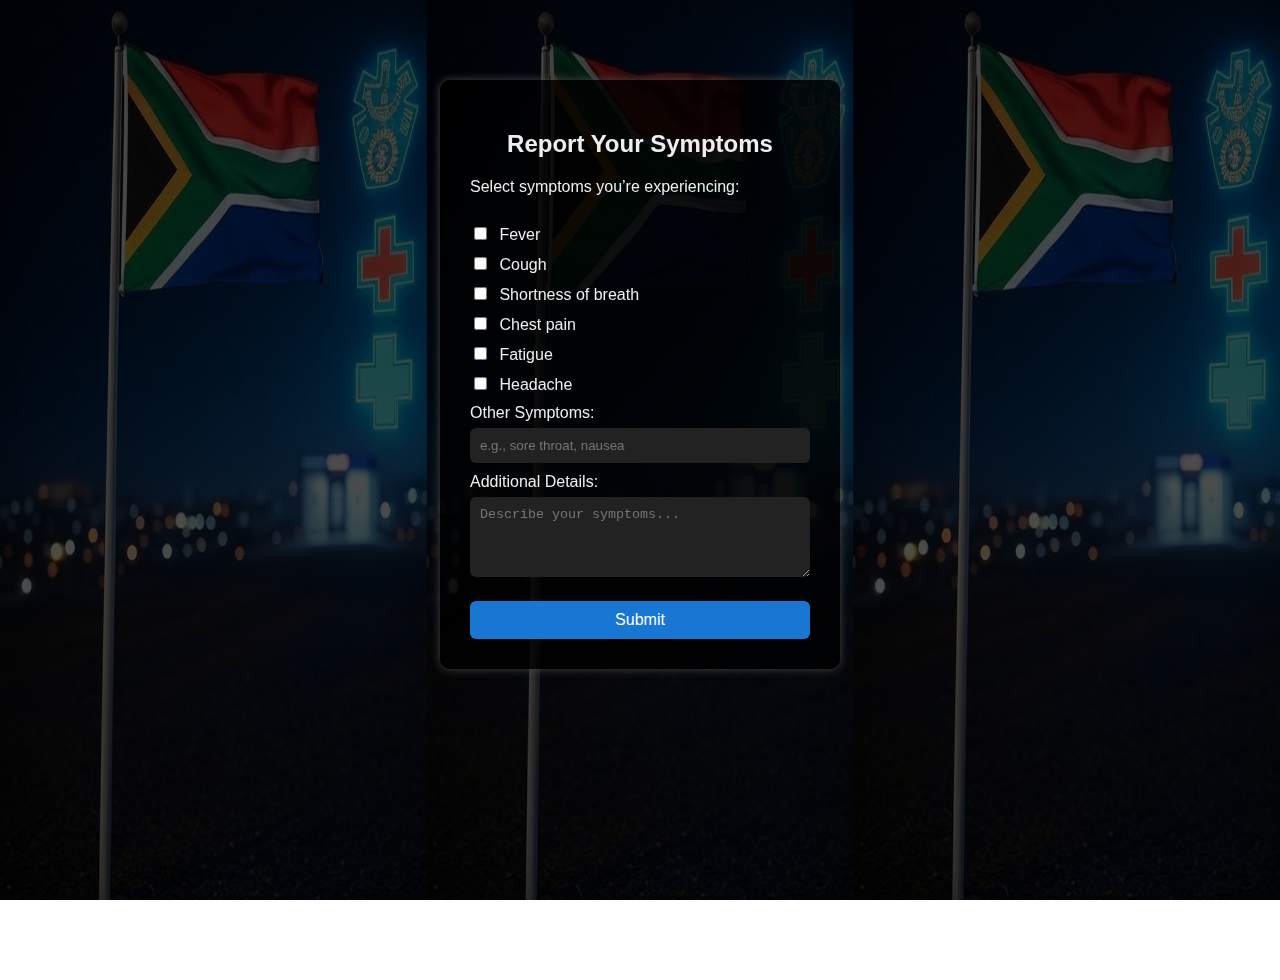
<file: symptoms.html>
<!DOCTYPE html>
<html lang="en">
<head>
  <meta charset="UTF-8" />
  <meta name="viewport" content="width=device-width, initial-scale=1.0"/>
  <title>Report Symptoms - SizaSA</title>
  <style>
    /* Global Styles */
    * {
      box-sizing: border-box;
    }
    body {
      margin: 0;
      padding: 0;
      font-family: Arial, sans-serif;
      color: #eee;
      position: relative;
      z-index: 0;
      overflow-x: hidden;
      min-height: 100vh;
      background-image: url("background.jpg");
      background-repeat: repeat-x;
      background-size: calc(100vw / 3) 100vh;
      background-position: top left;
    }
    body::before {
      content: "";
      position: fixed;
      top: 0;
      left: 0;
      width: 100vw;
      height: 100vh;
      filter: brightness(0.3);
      background-image: inherit;
      background-repeat: inherit;
      background-size: inherit;
      background-position: inherit;
      z-index: -2;
    }

    /* Form Box */
    .form-box {
      max-width: 400px;
      margin: 80px auto;
      background: rgba(0, 0, 0, 0.8);
      padding: 30px;
      border-radius: 10px;
      box-shadow: 0 0 10px #444;
    }

    .form-box h2 {
      text-align: center;
      margin-bottom: 20px;
    }

    label {
      display: block;
      margin-top: 10px;
    }

    input[type="checkbox"] {
      margin-right: 8px;
    }

    input[type="text"],
    textarea {
      width: 100%;
      margin-top: 6px;
      padding: 10px;
      border: none;
      border-radius: 6px;
      background-color: #222;
      color: #fff;
    }

    textarea {
      resize: vertical;
    }

    button {
      width: 100%;
      padding: 10px;
      margin-top: 20px;
      background-color: #1976D2;
      color: #fff;
      border: none;
      border-radius: 6px;
      font-size: 16px;
      cursor: pointer;
    }

    button:hover {
      background-color: #1565C0;
    }
  </style>
</head>
<body>
  <div class="form-box">
    <h2>Report Your Symptoms</h2>
    <form action="#" method="post">
      <label>Select symptoms you’re experiencing:</label><br>
      <label><input type="checkbox" name="symptoms" value="Fever"> Fever</label>
      <label><input type="checkbox" name="symptoms" value="Cough"> Cough</label>
      <label><input type="checkbox" name="symptoms" value="Shortness of breath"> Shortness of breath</label>
      <label><input type="checkbox" name="symptoms" value="Chest pain"> Chest pain</label>
      <label><input type="checkbox" name="symptoms" value="Fatigue"> Fatigue</label>
      <label><input type="checkbox" name="symptoms" value="Headache"> Headache</label>

      <label for="other">Other Symptoms:</label>
      <input type="text" id="other" name="other" placeholder="e.g., sore throat, nausea" />

      <label for="notes">Additional Details:</label>
      <textarea id="notes" name="notes" rows="4" placeholder="Describe your symptoms..."></textarea>

      <button type="submit">Submit</button>
    </form>
  </div>
</body>
</html>
</file>
<file: styles.css>
/* ========== GLOBAL STYLES ========== */
* {
  box-sizing: border-box;
}

body {
  margin: 0;
  padding: 0;
  font-family: Arial, sans-serif;
  color: #eee;
  position: relative;
  z-index: 0;
  overflow-x: hidden;
  min-height: 100vh;
}

/* ========== BACKGROUND IMAGE ========== */
body::before {
  content: "";
  position: fixed;
  top: 0;
  left: 0;
  width: 100vw;
  height: 100vh;
  background-image: url("background.jpg");
  background-repeat: repeat-x;
  background-size: calc(100vw / 3) 100vh;
  background-position: top left;
  filter: brightness(1.4);
  z-index: -2;
}

/* ========== OVERLAY ========== */
.overlay {
  background-color: rgba(0, 0, 0, 0.85);
  padding: 2rem;
  min-height: 100vh;
  display: flex;
  justify-content: center;
  align-items: center;
  flex-direction: column;
  z-index: 1;
}

/* ========== FORM BOX (All Screens) ========== */
.form-box {
  background-color: rgba(20, 20, 20, 0.9);
  padding: 2rem;
  border-radius: 12px;
  backdrop-filter: blur(6px);
  width: 90%;
  max-width: 500px;
  box-shadow: 0 0 15px rgba(0, 0, 0, 0.6);
}

.form-box h2 {
  text-align: center;
  margin-top: 0;
  margin-bottom: 1rem;
  color: #fff;
}

.form-box form {
  display: flex;
  flex-direction: column;
}

.form-box label {
  margin-top: 1rem;
  font-size: 0.95rem;
  color: #ccc;
}

.form-box input,
.form-box select {
  width: 100%;
  padding: 0.8rem;
  margin-top: 0.3rem;
  border: none;
  border-radius: 8px;
  background-color: rgba(30, 30, 30, 0.9);
  color: #fff;
}

.form-box input::placeholder,
.form-box select:invalid {
  color: #aaa;
}

.form-box select option {
  color: #fff;
  background-color: #111;
}

.form-box button {
  margin-top: 1.5rem;
  padding: 0.8rem;
  background-color: #0077cc;
  color: white;
  border: none;
  border-radius: 8px;
  cursor: pointer;
}

.form-box button:hover {
  background-color: #005fa3;
}

/* ========== LINKS ========== */
.form-box .form-links {
  text-align: center;
  margin-top: 1rem;
}

.form-box .form-links a {
  color: #4db8ff;
  text-decoration: none;
  font-size: 0.9rem;
}

.form-box .form-links a:hover {
  text-decoration: underline;
}

/* ========== PASSWORD RULES ========== */
.password-rules {
  font-size: 0.85rem;
  color: #ccc;
  margin-top: 1rem;
  line-height: 1.4;
}

.password-rules ul {
  padding-left: 1rem;
}

.password-rules li::marker {
  color: #4db8ff;
}

/* ========== SUCCESS BOX ========== */
.success-box {
  background-color: rgba(20, 20, 20, 0.9);
  padding: 2rem;
  border-radius: 12px;
  backdrop-filter: blur(6px);
  width: 90%;
  max-width: 400px;
  text-align: center;
  color: white;
  box-shadow: 0 0 15px rgba(0, 0, 0, 0.6);
}

.success-box h2 {
  margin-bottom: 1rem;
}

.success-box p {
  margin-bottom: 2rem;
}

.success-box button,
.styled-button {
  padding: 0.8rem 2rem;
  background-color: #0077cc;
  border: none;
  color: white;
  font-size: 1rem;
  border-radius: 8px;
  cursor: pointer;
}

.success-box button:hover,
.styled-button:hover {
  background-color: #005fa3;
}

/* ========== PROFILE PAGE EXTENSION ========== */
.profile-picture {
  text-align: center;
  margin-bottom: 1rem;
}

.profile-picture img {
  width: 100px;
  height: 100px;
  border-radius: 50%;
  object-fit: cover;
}

.logout-btn {
  background-color: #cc0000;
}

.logout-btn:hover {
  background-color: #990000;
}

/* ========== DASHBOARD-SPECIFIC ONLY ========== */
.top-nav {
  position: absolute;
  top: 1rem;
  right: 1rem;
  display: flex;
  gap: 1rem;
  z-index: 2;
}

.top-nav button {
  background-color: rgba(30, 30, 30, 0.8);
  border: 1px solid #555;
  color: white;
  padding: 0.5rem 1rem;
  border-radius: 8px;
  cursor: pointer;
}

.top-nav button:hover {
  background-color: rgba(50, 50, 50, 0.8);
}

header {
  text-align: center;
  margin-top: 4rem;
  margin-bottom: 2rem;
}

header h1 {
  margin: 0;
  font-size: 2.5rem;
  color: #fff;
}

.tagline {
  font-size: 1.2rem;
  color: #bbb;
}

/* Emergency Call Buttons */
.emergency-call-buttons {
  display: flex;
  gap: 1rem;
  margin-bottom: 2rem;
  flex-wrap: wrap;
  justify-content: center;
}

.emergency-call {
  padding: 1rem 2rem;
  font-size: 1rem;
  border-radius: 8px;
  border: none;
  cursor: pointer;
  color: #fff;
  font-weight: bold;
}

.emergency-call.saps {
  background-color: #cc0000;
}
.emergency-call.saps:hover {
  background-color: #990000;
}

.emergency-call.health {
  background-color: #009900;
}
.emergency-call.health:hover {
  background-color: #006600;
}

/* Dashboard Grid */
.dashboard-grid {
  display: grid;
  grid-template-columns: repeat(auto-fit, minmax(250px, 1fr));
  gap: 1.5rem;
  padding: 1rem;
  width: 100%;
  max-width: 1200px;
}

.card {
  background-color: rgba(30, 30, 30, 0.9);
  border-radius: 12px;
  padding: 1.5rem;
  text-align: center;
  backdrop-filter: blur(5px);
  box-shadow: 0 0 15px rgba(0, 0, 0, 0.5);
  transition: transform 0.3s ease;
}

.card:hover {
  transform: translateY(-5px);
}

.card h2 {
  margin-top: 0;
  color: #fff;
}

.card button {
  margin-top: 1rem;
  padding: 0.5rem 1.2rem;
  border: none;
  background-color: #0077cc;
  color: white;
  border-radius: 8px;
  cursor: pointer;
}

.card button:hover {
  background-color: #005fa3;
}

/* ========== RESPONSIVE ========== */
@media screen and (max-width: 600px) {
  .form-box,
  .success-box {
    padding: 1.5rem;
  }

  .dashboard-grid {
    grid-template-columns: 1fr;
  }

  .top-nav {
    flex-direction: column;
    align-items: flex-end;
    top: 0.5rem;
    right: 0.5rem;
  }

  .emergency-call-buttons {
    flex-direction: column;
    gap: 0.5rem;
  }
}
</file>
